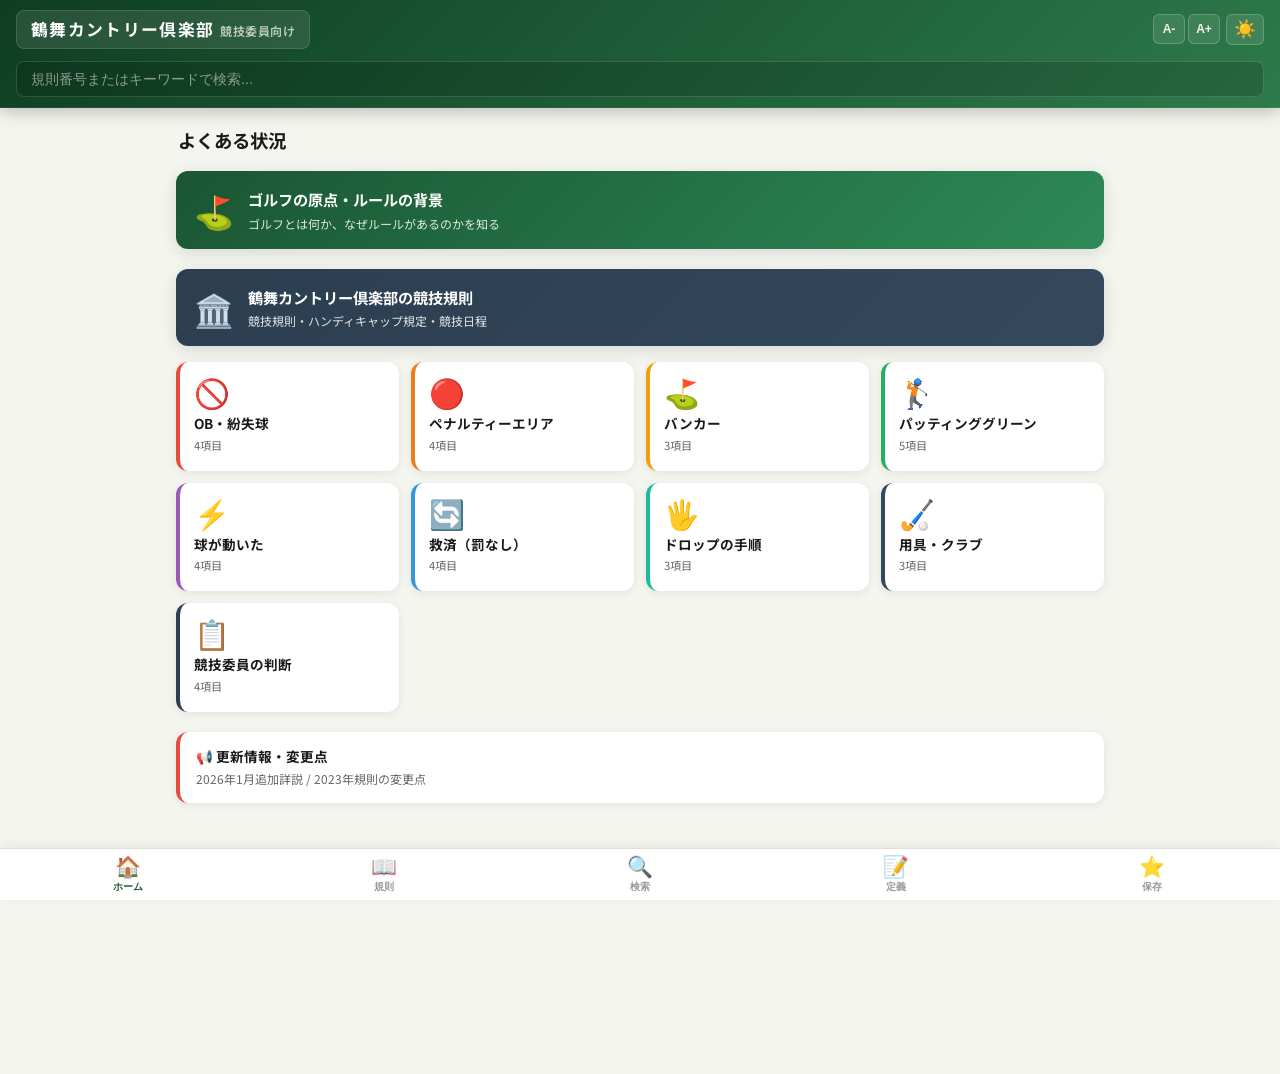
<file: index.html>
<!DOCTYPE html>
<html lang="ja">
<head>
  <meta charset="UTF-8">
  <meta name="viewport" content="width=device-width, initial-scale=1.0, viewport-fit=cover, user-scalable=yes">
  <meta name="apple-mobile-web-app-capable" content="yes">
  <meta name="apple-mobile-web-app-status-bar-style" content="black-translucent">
  <meta name="apple-mobile-web-app-title" content="Golf Rules">
  <meta name="theme-color" content="#1a5632">
  <title>ゴルフ規則 2023</title>
  <link rel="manifest" href="manifest.json">
  <link rel="apple-touch-icon" href="icons/icon-192.png">
  <link rel="preconnect" href="https://fonts.googleapis.com">
  <link rel="preconnect" href="https://fonts.gstatic.com" crossorigin>
  <link href="https://fonts.googleapis.com/css2?family=Noto+Sans+JP:wght@400;600;700;800&display=swap" rel="stylesheet">
  <link rel="stylesheet" href="css/style.css?v=9">
</head>
<body>
  <!-- Header -->
  <header class="app-header">
    <div class="header-content">
      <div class="header-logo-wrap">
        <h1 class="header-title">鶴舞カントリー倶楽部<span class="header-subtitle">競技委員向け</span></h1>
      </div>
      <div class="header-controls">
        <div class="font-size-controls" id="fontSizeControls">
          <button class="font-btn" id="fontDecrease" aria-label="文字を小さく">A-</button>
          <button class="font-btn" id="fontIncrease" aria-label="文字を大きく">A+</button>
        </div>
        <button class="header-btn" id="darkModeToggle" aria-label="ダークモード切替">
          <span class="icon">☀️</span>
        </button>
      </div>
    </div>
    <!-- Global Search Bar -->
    <div class="search-container" id="searchContainer">
      <input type="search" id="globalSearch" placeholder="規則番号またはキーワードで検索..." autocomplete="off" enterkeyhint="search">
      <button class="search-clear" id="searchClear" aria-label="クリア">&times;</button>
    </div>
  </header>

  <!-- Main Content Area -->
  <main class="app-main" id="appMain">

    <!-- Home / Quick Guide View -->
    <section class="view active" id="viewHome">
      <h2 class="section-title">よくある状況</h2>
      <div class="quick-grid" id="quickGrid">
        <!-- Populated by JS -->
      </div>
    </section>

    <!-- Rules List View -->
    <section class="view" id="viewRules">
      <h2 class="section-title">規則一覧</h2>
      <div class="rules-list" id="rulesList">
        <!-- Populated by JS -->
      </div>
    </section>

    <!-- Search Results View -->
    <section class="view" id="viewSearch">
      <div class="search-info" id="searchInfo"></div>
      <div class="search-results" id="searchResults">
        <!-- Populated by JS -->
      </div>
    </section>

    <!-- Definitions View -->
    <section class="view" id="viewDefs">
      <h2 class="section-title">定義集</h2>
      <div class="defs-search-wrap">
        <input type="search" id="defsSearch" placeholder="用語を検索..." autocomplete="off">
      </div>
      <div class="defs-list" id="defsList">
        <!-- Populated by JS -->
      </div>
    </section>

    <!-- Bookmarks View -->
    <section class="view" id="viewBookmarks">
      <h2 class="section-title">ブックマーク</h2>
      <div class="bookmarks-list" id="bookmarksList">
        <p class="empty-message">ブックマークはまだありません。<br>規則やガイドの<span class="star-demo">☆</span>をタップして追加できます。</p>
      </div>
    </section>

    <!-- Updates View -->
    <section class="view" id="viewUpdates">
      <h2 class="section-title">更新情報</h2>
      <div class="updates-content" id="updatesContent">
        <!-- Populated by JS -->
      </div>
    </section>

    <!-- Situation Detail Modal -->
    <div class="modal" id="situationModal">
      <div class="modal-content">
        <div class="modal-header">
          <button class="modal-back" id="modalBack" aria-label="戻る">&larr;</button>
          <h3 class="modal-title" id="modalTitle"></h3>
          <button class="modal-bookmark" id="modalBookmark" aria-label="ブックマーク">☆</button>
        </div>
        <div class="modal-body" id="modalBody">
          <!-- Populated by JS -->
        </div>
      </div>
    </div>

    <!-- Rule Detail Modal -->
    <div class="modal" id="ruleModal">
      <div class="modal-content">
        <div class="modal-header">
          <button class="modal-back" id="ruleModalBack" aria-label="戻る">&larr;</button>
          <h3 class="modal-title" id="ruleModalTitle"></h3>
          <button class="modal-bookmark" id="ruleModalBookmark" aria-label="ブックマーク">☆</button>
        </div>
        <div class="modal-body" id="ruleModalBody">
          <!-- Populated by JS -->
        </div>
      </div>
    </div>

  </main>

  <!-- Bottom Navigation -->
  <nav class="bottom-nav" id="bottomNav">
    <button class="nav-item active" data-view="viewHome">
      <span class="nav-icon">🏠</span>
      <span class="nav-label">ホーム</span>
    </button>
    <button class="nav-item" data-view="viewRules">
      <span class="nav-icon">📖</span>
      <span class="nav-label">規則</span>
    </button>
    <button class="nav-item" data-view="viewSearch" id="navSearch">
      <span class="nav-icon">🔍</span>
      <span class="nav-label">検索</span>
    </button>
    <button class="nav-item" data-view="viewDefs">
      <span class="nav-icon">📝</span>
      <span class="nav-label">定義</span>
    </button>
    <button class="nav-item" data-view="viewBookmarks">
      <span class="nav-icon">⭐</span>
      <span class="nav-label">保存</span>
    </button>
  </nav>

  <script src="js/data.js?v=8"></script>
  <script src="js/quickguide.js?v=8"></script>
  <script src="js/club-rules.js?v=8"></script>
  <script src="js/search.js?v=8"></script>
  <script src="js/app.js?v=8"></script>
</body>
</html>
</file>
<file: css/style.css>
/* ============================================
   ゴルフ規則PWA - Mobile-First CSS
   ============================================ */

:root {
  --primary: #1a5632;
  --primary-light: #2d8a56;
  --primary-dark: #0f3d22;
  --bg: #f5f5f0;
  --bg-card: #ffffff;
  --text: #1a1a1a;
  --text-secondary: #666666;
  --text-muted: #999999;
  --border: #e0e0d8;
  --shadow: 0 2px 8px rgba(0,0,0,0.08);
  --shadow-lg: 0 4px 16px rgba(0,0,0,0.12);
  --radius: 12px;
  --radius-sm: 8px;
  --nav-height: 64px;
  --header-height: 110px;
  --safe-top: env(safe-area-inset-top, 0px);
  --safe-bottom: env(safe-area-inset-bottom, 0px);
}

/* Dark Mode */
[data-theme="dark"] {
  --bg: #1a1a1a;
  --bg-card: #2a2a2a;
  --text: #e8e8e8;
  --text-secondary: #aaaaaa;
  --text-muted: #777777;
  --border: #3a3a3a;
  --shadow: 0 2px 8px rgba(0,0,0,0.3);
  --shadow-lg: 0 4px 16px rgba(0,0,0,0.4);
}

/* Reset */
*, *::before, *::after {
  margin: 0;
  padding: 0;
  box-sizing: border-box;
}

html {
  font-size: 16px;
  -webkit-text-size-adjust: 100%;
}

body {
  font-family: "Noto Sans JP", -apple-system, BlinkMacSystemFont, "Hiragino Sans", "Hiragino Kaku Gothic ProN", "Yu Gothic", sans-serif;
  background: var(--bg);
  color: var(--text);
  line-height: 1.6;
  overflow-x: hidden;
  -webkit-font-smoothing: antialiased;
  padding-top: calc(var(--header-height) + var(--safe-top));
  padding-bottom: calc(var(--nav-height) + var(--safe-bottom));
}

/* ============================================
   Header
   ============================================ */

.app-header {
  position: fixed;
  top: 0;
  left: 0;
  right: 0;
  z-index: 100;
  background: linear-gradient(135deg, #0f3d22 0%, #1a5632 40%, #2d7a4a 100%);
  color: white;
  padding-top: var(--safe-top);
  box-shadow: 0 3px 16px rgba(0,0,0,0.25);
  border-bottom: 1px solid rgba(255,255,255,0.08);
}

.header-content {
  display: flex;
  align-items: center;
  justify-content: space-between;
  padding: 10px 16px 8px;
  gap: 10px;
}

.header-logo-wrap {
  display: flex;
  align-items: baseline;
  gap: 0;
  padding: 4px 10px;
  background: rgba(255,255,255,0.1);
  border-radius: 8px;
  border: 1px solid rgba(255,255,255,0.12);
  backdrop-filter: blur(4px);
  -webkit-backdrop-filter: blur(4px);
}

.header-title {
  font-size: 0.85rem;
  font-weight: 700;
  letter-spacing: 0.06em;
  white-space: nowrap;
  color: white;
}

.header-subtitle {
  font-size: 0.65rem;
  font-weight: 600;
  color: rgba(255,255,255,0.7);
  margin-left: 6px;
  letter-spacing: 0.04em;
}

@media (min-width: 480px) {
  .header-logo-wrap {
    padding: 5px 14px;
  }
  .header-title {
    font-size: 0.95rem;
  }
  .header-subtitle {
    font-size: 0.7rem;
  }
}

@media (min-width: 640px) {
  .header-title {
    font-size: 1.05rem;
    letter-spacing: 0.08em;
  }
  .header-subtitle {
    font-size: 0.75rem;
  }
}

.header-controls {
  display: flex;
  align-items: center;
  gap: 6px;
}

.font-size-controls {
  display: flex;
  align-items: center;
  gap: 3px;
}

.font-btn {
  background: rgba(255,255,255,0.1);
  border: 1px solid rgba(255,255,255,0.2);
  color: rgba(255,255,255,0.9);
  font-size: 0.75rem;
  font-weight: 700;
  cursor: pointer;
  padding: 4px 7px;
  border-radius: 6px;
  transition: all 0.2s;
  min-width: 32px;
  min-height: 30px;
  display: flex;
  align-items: center;
  justify-content: center;
}

.font-btn:active {
  background: rgba(255,255,255,0.3);
  transform: scale(0.95);
}

.header-btn {
  background: rgba(255,255,255,0.1);
  border: 1px solid rgba(255,255,255,0.2);
  color: white;
  font-size: 1.1rem;
  cursor: pointer;
  padding: 4px 7px;
  border-radius: 6px;
  transition: all 0.2s;
  min-width: 32px;
  min-height: 30px;
  display: flex;
  align-items: center;
  justify-content: center;
}

.header-btn:active {
  background: rgba(255,255,255,0.3);
  transform: scale(0.95);
}

.search-container {
  position: relative;
  padding: 4px 16px 10px;
}

.search-container input {
  width: 100%;
  padding: 9px 40px 9px 14px;
  border: 1px solid rgba(255,255,255,0.15);
  border-radius: var(--radius-sm);
  font-size: 0.9rem;
  background: rgba(0,0,0,0.15);
  color: white;
  outline: none;
  transition: all 0.2s;
}

.search-container input::placeholder {
  color: rgba(255,255,255,0.5);
}

.search-container input:focus {
  background: rgba(0,0,0,0.25);
  border-color: rgba(255,255,255,0.3);
  box-shadow: 0 0 0 2px rgba(255,255,255,0.08);
}

.search-clear {
  position: absolute;
  right: 24px;
  top: 50%;
  transform: translateY(-50%);
  background: none;
  border: none;
  color: rgba(255,255,255,0.6);
  font-size: 1.4rem;
  cursor: pointer;
  display: none;
  padding: 4px 8px;
}

.search-clear.visible {
  display: block;
}

/* ============================================
   Bottom Navigation
   ============================================ */

.bottom-nav {
  position: fixed;
  bottom: 0;
  left: 0;
  right: 0;
  z-index: 100;
  display: flex;
  background: var(--bg-card);
  border-top: 1px solid var(--border);
  padding-bottom: var(--safe-bottom);
  box-shadow: 0 -2px 12px rgba(0,0,0,0.06);
}

.nav-item {
  flex: 1;
  display: flex;
  flex-direction: column;
  align-items: center;
  justify-content: center;
  padding: 8px 4px 6px;
  border: none;
  background: none;
  color: var(--text-muted);
  cursor: pointer;
  transition: color 0.2s;
  -webkit-tap-highlight-color: transparent;
}

.nav-item.active {
  color: var(--primary);
}

.nav-icon {
  font-size: 1.3rem;
  line-height: 1;
  margin-bottom: 2px;
}

.nav-label {
  font-size: 0.65rem;
  font-weight: 600;
  letter-spacing: 0.02em;
}

/* ============================================
   Views
   ============================================ */

.app-main {
  min-height: 100vh;
}

.view {
  display: none;
  padding: 16px;
  animation: fadeIn 0.2s ease;
}

.view.active {
  display: block;
}

@keyframes fadeIn {
  from { opacity: 0; transform: translateY(8px); }
  to { opacity: 1; transform: translateY(0); }
}

.section-title {
  font-size: 1.15rem;
  font-weight: 700;
  margin-bottom: 16px;
  color: var(--text);
  padding-left: 2px;
}

/* ============================================
   Quick Guide Grid
   ============================================ */

.quick-grid {
  display: grid;
  grid-template-columns: repeat(2, 1fr);
  gap: 12px;
}

.quick-card {
  background: var(--bg-card);
  border-radius: var(--radius);
  padding: 16px 14px;
  box-shadow: var(--shadow);
  cursor: pointer;
  transition: transform 0.15s, box-shadow 0.15s;
  border-left: 4px solid;
  -webkit-tap-highlight-color: transparent;
}

.quick-card:active {
  transform: scale(0.97);
  box-shadow: var(--shadow-lg);
}

.quick-card-icon {
  font-size: 1.8rem;
  margin-bottom: 8px;
  line-height: 1;
}

.quick-card-title {
  font-size: 0.85rem;
  font-weight: 700;
  color: var(--text);
  line-height: 1.3;
}

.quick-card-count {
  font-size: 0.7rem;
  color: var(--text-secondary);
  margin-top: 4px;
}

/* Philosophy link at top of home */
.home-philosophy-link {
  display: flex;
  align-items: center;
  gap: 14px;
  margin-bottom: 20px;
  padding: 16px 18px;
  background: linear-gradient(135deg, #1a5632 0%, #2d8a56 100%);
  border-radius: var(--radius);
  box-shadow: var(--shadow-lg);
  cursor: pointer;
  -webkit-tap-highlight-color: transparent;
  color: white;
  transition: transform 0.15s;
}

.home-philosophy-link:active {
  transform: scale(0.98);
}

.home-philosophy-icon {
  font-size: 2rem;
  line-height: 1;
  flex-shrink: 0;
}

.home-philosophy-body {
  flex: 1;
}

.home-philosophy-title {
  font-size: 0.95rem;
  font-weight: 700;
  margin-bottom: 2px;
}

.home-philosophy-desc {
  font-size: 0.75rem;
  opacity: 0.85;
}

/* Club rules link on home */
.home-clubrules-link {
  display: flex;
  align-items: center;
  gap: 14px;
  margin-bottom: 16px;
  padding: 16px 18px;
  background: linear-gradient(135deg, #2c3e50 0%, #34495e 100%);
  border-radius: var(--radius);
  box-shadow: var(--shadow-lg);
  cursor: pointer;
  -webkit-tap-highlight-color: transparent;
  color: white;
  transition: transform 0.15s;
}

.home-clubrules-link:active {
  transform: scale(0.98);
}

/* Club rules page styles */
.clubrules-categories {
  display: flex;
  flex-direction: column;
  gap: 12px;
}

.clubrules-cat-card {
  display: flex;
  align-items: center;
  gap: 14px;
  background: var(--bg-card);
  border-radius: var(--radius);
  padding: 18px 16px;
  box-shadow: var(--shadow);
  cursor: pointer;
  transition: transform 0.15s;
  -webkit-tap-highlight-color: transparent;
}

.clubrules-cat-card:active {
  transform: scale(0.98);
}

.clubrules-cat-icon {
  font-size: 1.8rem;
  line-height: 1;
}

.clubrules-cat-info {
  flex: 1;
}

.clubrules-cat-title {
  font-size: 0.95rem;
  font-weight: 700;
  color: var(--text);
}

.clubrules-cat-count {
  font-size: 0.72rem;
  color: var(--text-secondary);
  margin-top: 2px;
}

.clubrules-cat-arrow {
  color: var(--text-muted);
  font-size: 0.8rem;
}

.clubrules-items {
  display: flex;
  flex-direction: column;
  gap: 8px;
}

.clubrules-item {
  display: flex;
  align-items: center;
  justify-content: space-between;
  background: var(--bg-card);
  border-radius: var(--radius-sm);
  padding: 14px 16px;
  box-shadow: var(--shadow);
  cursor: pointer;
  transition: transform 0.15s;
  -webkit-tap-highlight-color: transparent;
}

.clubrules-item:active {
  transform: scale(0.98);
}

.clubrules-item-title {
  font-size: 0.9rem;
  font-weight: 600;
  color: var(--text);
}

.clubrules-item-arrow {
  color: var(--text-muted);
  font-size: 0.75rem;
}

.clubrules-detail {
  font-size: 0.82rem;
  color: var(--text);
  line-height: 1.8;
  white-space: pre-line;
}

.clubrules-detail ul {
  list-style: disc;
  padding-left: 20px;
  margin: 8px 0;
}

.clubrules-detail ul li {
  margin-bottom: 4px;
  white-space: normal;
}

.club-rule-sub {
  font-size: 0.85rem;
  font-weight: 700;
  color: var(--primary);
  margin: 16px 0 8px;
  white-space: normal;
}

.club-rule-table {
  width: 100%;
  border-collapse: collapse;
  font-size: 0.75rem;
  margin: 10px 0;
  white-space: normal;
}

.club-rule-table th,
.club-rule-table td {
  border: 1px solid var(--border);
  padding: 6px 8px;
  text-align: left;
}

.club-rule-table th {
  background: var(--primary);
  color: white;
  font-weight: 600;
  font-size: 0.7rem;
}

.club-rule-table td {
  background: var(--bg-card);
}

[data-theme="dark"] .club-rule-table th {
  background: var(--primary-dark);
}

.schedule-list {
  list-style: none !important;
  padding-left: 0 !important;
}

.schedule-list li {
  padding: 4px 0;
  border-bottom: 1px solid var(--border);
  white-space: normal !important;
  font-size: 0.8rem;
}

.schedule-list li:last-child {
  border-bottom: none;
}

.sch-date {
  display: inline-block;
  min-width: 48px;
  font-weight: 700;
  color: var(--primary);
}

/* Updates link at bottom of home */
.home-updates-link {
  display: block;
  margin-top: 20px;
  padding: 14px 16px;
  background: var(--bg-card);
  border-radius: var(--radius);
  box-shadow: var(--shadow);
  text-decoration: none;
  color: var(--text);
  border-left: 4px solid #e74c3c;
  cursor: pointer;
  -webkit-tap-highlight-color: transparent;
}

.home-updates-link:active {
  transform: scale(0.98);
}

.home-updates-title {
  font-size: 0.85rem;
  font-weight: 700;
}

.home-updates-desc {
  font-size: 0.75rem;
  color: var(--text-secondary);
  margin-top: 2px;
}

/* ============================================
   Situation List (within a category)
   ============================================ */

.situation-list {
  display: flex;
  flex-direction: column;
  gap: 10px;
}

.situation-item {
  background: var(--bg-card);
  border-radius: var(--radius);
  padding: 14px 16px;
  box-shadow: var(--shadow);
  cursor: pointer;
  transition: transform 0.15s;
  -webkit-tap-highlight-color: transparent;
}

.situation-item:active {
  transform: scale(0.98);
}

.situation-question {
  font-size: 0.9rem;
  font-weight: 600;
  color: var(--text);
  margin-bottom: 4px;
}

.situation-rule-ref {
  font-size: 0.75rem;
  color: var(--primary-light);
  font-weight: 600;
}

/* ============================================
   Rules List
   ============================================ */

.rules-group {
  margin-bottom: 20px;
}

.rules-group-title {
  font-size: 0.8rem;
  font-weight: 700;
  color: var(--primary);
  text-transform: uppercase;
  letter-spacing: 0.05em;
  margin-bottom: 8px;
  padding-left: 4px;
}

.rule-item {
  background: var(--bg-card);
  border-radius: var(--radius-sm);
  margin-bottom: 6px;
  box-shadow: var(--shadow);
  overflow: hidden;
}

.rule-header {
  display: flex;
  align-items: center;
  padding: 12px 14px;
  cursor: pointer;
  -webkit-tap-highlight-color: transparent;
  gap: 10px;
}

.rule-header:active {
  background: rgba(0,0,0,0.03);
}

.rule-number {
  font-size: 1.1rem;
  font-weight: 800;
  color: var(--primary);
  min-width: 32px;
}

.rule-title {
  font-size: 0.82rem;
  font-weight: 600;
  color: var(--text);
  flex: 1;
  line-height: 1.4;
}

.rule-arrow {
  color: var(--text-muted);
  font-size: 0.8rem;
  transition: transform 0.2s;
}

.rule-item.expanded .rule-arrow {
  transform: rotate(90deg);
}

.rule-subsections {
  display: none;
  padding: 0 14px 12px;
  border-top: 1px solid var(--border);
}

.rule-item.expanded .rule-subsections {
  display: block;
}

.subsection-item {
  padding: 10px 0;
  border-bottom: 1px solid var(--border);
  cursor: pointer;
  -webkit-tap-highlight-color: transparent;
}

.subsection-item:last-child {
  border-bottom: none;
}

.subsection-item:active {
  background: rgba(0,0,0,0.02);
}

.subsection-number {
  font-size: 0.75rem;
  font-weight: 700;
  color: var(--primary-light);
}

.subsection-title {
  font-size: 0.8rem;
  color: var(--text);
  margin-top: 2px;
}

/* ============================================
   Search Results
   ============================================ */

.search-info {
  padding: 8px 4px 12px;
  font-size: 0.8rem;
  color: var(--text-secondary);
}

.search-results {
  display: flex;
  flex-direction: column;
  gap: 10px;
}

.search-result-item {
  background: var(--bg-card);
  border-radius: var(--radius-sm);
  padding: 14px 16px;
  box-shadow: var(--shadow);
  cursor: pointer;
  -webkit-tap-highlight-color: transparent;
}

.search-result-item:active {
  transform: scale(0.98);
}

.search-result-type {
  font-size: 0.65rem;
  font-weight: 700;
  text-transform: uppercase;
  color: white;
  background: var(--primary);
  padding: 2px 8px;
  border-radius: 4px;
  display: inline-block;
  margin-bottom: 6px;
}

.search-result-type.type-guide {
  background: #e67e22;
}

.search-result-type.type-def {
  background: #9b59b6;
}

.search-result-type.type-update {
  background: #e74c3c;
}

.search-result-title {
  font-size: 0.9rem;
  font-weight: 600;
  color: var(--text);
  margin-bottom: 4px;
}

.search-result-excerpt {
  font-size: 0.78rem;
  color: var(--text-secondary);
  line-height: 1.5;
}

.search-result-excerpt mark {
  background: #fff3cd;
  color: var(--text);
  padding: 0 2px;
  border-radius: 2px;
}

[data-theme="dark"] .search-result-excerpt mark {
  background: #5a4a00;
  color: #ffd;
}

.search-history {
  margin-top: 20px;
}

.search-history-title {
  font-size: 0.8rem;
  font-weight: 600;
  color: var(--text-secondary);
  margin-bottom: 8px;
}

.search-history-items {
  display: flex;
  flex-wrap: wrap;
  gap: 8px;
}

.search-history-chip {
  background: var(--bg-card);
  border: 1px solid var(--border);
  border-radius: 20px;
  padding: 6px 14px;
  font-size: 0.8rem;
  color: var(--text);
  cursor: pointer;
  -webkit-tap-highlight-color: transparent;
}

.search-history-chip:active {
  background: var(--primary);
  color: white;
}

/* ============================================
   Definitions
   ============================================ */

.defs-search-wrap {
  margin-bottom: 16px;
}

.defs-search-wrap input {
  width: 100%;
  padding: 10px 14px;
  border: 1px solid var(--border);
  border-radius: var(--radius-sm);
  font-size: 0.9rem;
  background: var(--bg-card);
  color: var(--text);
  outline: none;
}

.defs-search-wrap input:focus {
  border-color: var(--primary);
}

.def-item {
  background: var(--bg-card);
  border-radius: var(--radius-sm);
  margin-bottom: 8px;
  box-shadow: var(--shadow);
  overflow: hidden;
}

.def-header {
  padding: 12px 14px;
  cursor: pointer;
  display: flex;
  justify-content: space-between;
  align-items: center;
  -webkit-tap-highlight-color: transparent;
}

.def-header:active {
  background: rgba(0,0,0,0.03);
}

.def-term {
  font-size: 0.9rem;
  font-weight: 700;
  color: var(--text);
}

.def-arrow {
  color: var(--text-muted);
  font-size: 0.8rem;
  transition: transform 0.2s;
}

.def-item.expanded .def-arrow {
  transform: rotate(90deg);
}

.def-body {
  display: none;
  padding: 0 14px 14px;
  border-top: 1px solid var(--border);
}

.def-item.expanded .def-body {
  display: block;
}

.def-body p {
  font-size: 0.82rem;
  color: var(--text-secondary);
  line-height: 1.6;
  padding-top: 10px;
}

/* ============================================
   Bookmarks
   ============================================ */

.empty-message {
  text-align: center;
  color: var(--text-muted);
  font-size: 0.85rem;
  padding: 40px 20px;
  line-height: 1.8;
}

.star-demo {
  font-size: 1.1rem;
}

.bookmark-item {
  background: var(--bg-card);
  border-radius: var(--radius-sm);
  margin-bottom: 8px;
  padding: 14px 16px;
  box-shadow: var(--shadow);
  display: flex;
  align-items: center;
  gap: 12px;
  cursor: pointer;
  -webkit-tap-highlight-color: transparent;
}

.bookmark-item:active {
  transform: scale(0.98);
}

.bookmark-icon {
  font-size: 1.3rem;
}

.bookmark-info {
  flex: 1;
}

.bookmark-title {
  font-size: 0.85rem;
  font-weight: 600;
  color: var(--text);
}

.bookmark-sub {
  font-size: 0.72rem;
  color: var(--text-secondary);
  margin-top: 2px;
}

.bookmark-remove {
  background: none;
  border: none;
  color: var(--text-muted);
  font-size: 1.2rem;
  cursor: pointer;
  padding: 4px 8px;
}

/* ============================================
   Updates
   ============================================ */

.updates-section {
  margin-bottom: 24px;
}

.updates-section-title {
  font-size: 0.95rem;
  font-weight: 700;
  color: var(--primary);
  margin-bottom: 12px;
  padding-bottom: 6px;
  border-bottom: 2px solid var(--primary);
}

.update-item {
  background: var(--bg-card);
  border-radius: var(--radius-sm);
  margin-bottom: 8px;
  padding: 12px 14px;
  box-shadow: var(--shadow);
}

.update-rule {
  font-size: 0.75rem;
  font-weight: 700;
  color: var(--primary-light);
}

.update-title {
  font-size: 0.85rem;
  font-weight: 600;
  color: var(--text);
  margin: 4px 0;
}

.update-summary {
  font-size: 0.78rem;
  color: var(--text-secondary);
  line-height: 1.5;
}

.update-date {
  font-size: 0.7rem;
  color: #e74c3c;
  font-weight: 600;
  margin-top: 6px;
}

/* ============================================
   Modals
   ============================================ */

.modal {
  display: none;
  position: fixed;
  top: 0;
  left: 0;
  right: 0;
  bottom: 0;
  z-index: 200;
  background: var(--bg);
  overflow-y: auto;
  -webkit-overflow-scrolling: touch;
  animation: slideIn 0.25s ease;
}

#ruleModal {
  z-index: 210;
}

.modal.active {
  display: block;
}

@keyframes slideIn {
  from { transform: translateX(100%); }
  to { transform: translateX(0); }
}

.modal-content {
  min-height: 100vh;
}

.modal-header {
  position: sticky;
  top: 0;
  z-index: 10;
  display: flex;
  align-items: center;
  gap: 8px;
  padding: 12px 16px;
  padding-top: calc(12px + var(--safe-top));
  background: var(--primary);
  color: white;
}

.modal-back {
  background: none;
  border: none;
  color: white;
  font-size: 1.4rem;
  cursor: pointer;
  padding: 4px 8px;
  border-radius: 6px;
}

.modal-back:active {
  background: rgba(255,255,255,0.2);
}

.modal-title {
  flex: 1;
  font-size: 0.95rem;
  font-weight: 700;
  line-height: 1.3;
}

.modal-bookmark {
  background: none;
  border: none;
  color: white;
  font-size: 1.4rem;
  cursor: pointer;
  padding: 4px 8px;
}

.modal-bookmark.bookmarked {
  color: #ffd700;
}

.modal-body {
  padding: 20px 16px 40px;
}

/* Situation detail content */
.detail-answer {
  background: var(--bg-card);
  border-radius: var(--radius);
  padding: 16px;
  margin-bottom: 16px;
  box-shadow: var(--shadow);
  border-left: 4px solid var(--primary);
}

.detail-answer-label {
  font-size: 0.7rem;
  font-weight: 700;
  color: var(--primary);
  text-transform: uppercase;
  letter-spacing: 0.05em;
  margin-bottom: 6px;
}

.detail-answer-text {
  font-size: 0.9rem;
  font-weight: 600;
  color: var(--text);
  line-height: 1.5;
}

.detail-procedure {
  background: var(--bg-card);
  border-radius: var(--radius);
  padding: 16px;
  margin-bottom: 16px;
  box-shadow: var(--shadow);
}

.detail-procedure-label {
  font-size: 0.7rem;
  font-weight: 700;
  color: #e67e22;
  text-transform: uppercase;
  letter-spacing: 0.05em;
  margin-bottom: 8px;
}

.detail-procedure-text {
  font-size: 0.82rem;
  color: var(--text);
  line-height: 1.8;
  white-space: pre-line;
}

.detail-notes {
  background: #fff8e1;
  border: 1px solid #ffe082;
  border-left: 4px solid #ffa000;
  border-radius: var(--radius-sm);
  padding: 12px 14px;
  margin-bottom: 16px;
}

[data-theme="dark"] .detail-notes {
  background: #3e2e00;
  border-color: #6d5200;
}

.detail-notes-label {
  font-size: 0.8rem;
  font-weight: 700;
  color: #e65100;
  margin-bottom: 6px;
}

[data-theme="dark"] .detail-notes-label {
  color: #ffab40;
}

.detail-notes-text {
  font-size: 0.8rem;
  color: var(--text);
  line-height: 1.7;
  white-space: pre-line;
}

.detail-rule-link {
  display: inline-block;
  background: var(--primary);
  color: white;
  padding: 10px 20px;
  border-radius: var(--radius-sm);
  font-size: 0.85rem;
  font-weight: 600;
  text-decoration: none;
  cursor: pointer;
  -webkit-tap-highlight-color: transparent;
  border: none;
  margin-top: 8px;
}

.detail-rule-link:active {
  background: var(--primary-dark);
}

/* Philosophy page content */
.philosophy-intro {
  font-size: 0.85rem;
  color: var(--text-secondary);
  line-height: 1.7;
  margin-bottom: 24px;
  padding: 14px 16px;
  background: var(--bg-card);
  border-radius: var(--radius);
  box-shadow: var(--shadow);
  border-left: 4px solid var(--primary);
}

.philosophy-section {
  background: var(--bg-card);
  border-radius: var(--radius);
  padding: 18px 16px;
  margin-bottom: 16px;
  box-shadow: var(--shadow);
}

.philosophy-section-number {
  display: inline-flex;
  align-items: center;
  justify-content: center;
  width: 28px;
  height: 28px;
  background: var(--primary);
  color: white;
  border-radius: 50%;
  font-size: 0.85rem;
  font-weight: 700;
  margin-bottom: 10px;
}

.philosophy-section-title {
  font-size: 1rem;
  font-weight: 700;
  color: var(--text);
  margin-bottom: 12px;
}

.philosophy-section-body {
  font-size: 0.82rem;
  color: var(--text-secondary);
  line-height: 1.8;
}

.philosophy-section-body p {
  margin-bottom: 10px;
}

.philosophy-section-body p:last-child {
  margin-bottom: 0;
}

.philosophy-section-body strong {
  color: var(--text);
  font-weight: 700;
}

.philosophy-subsection {
  background: var(--bg-card);
  border-radius: var(--radius);
  padding: 16px;
  margin-bottom: 12px;
  margin-left: 12px;
  box-shadow: var(--shadow);
  border-left: 3px solid var(--primary-light);
}

.philosophy-sub-title {
  font-size: 0.9rem;
  font-weight: 700;
  color: var(--primary);
  margin-bottom: 10px;
}

.philosophy-rule-btn {
  display: inline-block;
  background: var(--primary);
  color: white;
  padding: 8px 16px;
  border-radius: var(--radius-sm);
  font-size: 0.8rem;
  font-weight: 600;
  cursor: pointer;
  -webkit-tap-highlight-color: transparent;
  border: none;
  margin-top: 12px;
  transition: background 0.2s;
}

.philosophy-rule-btn:active {
  background: var(--primary-dark);
}

.philosophy-footer {
  font-size: 0.82rem;
  color: var(--text-secondary);
  line-height: 1.7;
  margin-top: 24px;
  padding: 14px 16px;
  background: var(--bg-card);
  border-radius: var(--radius);
  box-shadow: var(--shadow);
  border-left: 4px solid #e67e22;
  font-style: italic;
}

/* Rule detail content */
.rule-detail-section {
  margin-bottom: 20px;
}

.rule-detail-number {
  font-size: 0.8rem;
  font-weight: 700;
  color: var(--primary-light);
  margin-bottom: 4px;
}

.rule-detail-title {
  font-size: 0.95rem;
  font-weight: 700;
  color: var(--text);
  margin-bottom: 8px;
}

.rule-detail-content {
  font-size: 0.82rem;
  color: var(--text-secondary);
  line-height: 1.7;
  white-space: pre-line;
}

/* ============================================
   Scrollbar
   ============================================ */

::-webkit-scrollbar {
  width: 4px;
}

::-webkit-scrollbar-track {
  background: transparent;
}

::-webkit-scrollbar-thumb {
  background: var(--text-muted);
  border-radius: 2px;
}

/* ============================================
   Responsive - Tablet/Desktop
   ============================================ */

@media (min-width: 768px) {
  .quick-grid {
    grid-template-columns: repeat(3, 1fr);
    max-width: 800px;
    margin: 0 auto;
  }

  .app-main {
    max-width: 800px;
    margin: 0 auto;
  }

  .modal-body {
    max-width: 700px;
    margin: 0 auto;
  }
}

@media (min-width: 1024px) {
  .quick-grid {
    grid-template-columns: repeat(4, 1fr);
    max-width: 960px;
  }

  .app-main {
    max-width: 960px;
  }
}
</file>
